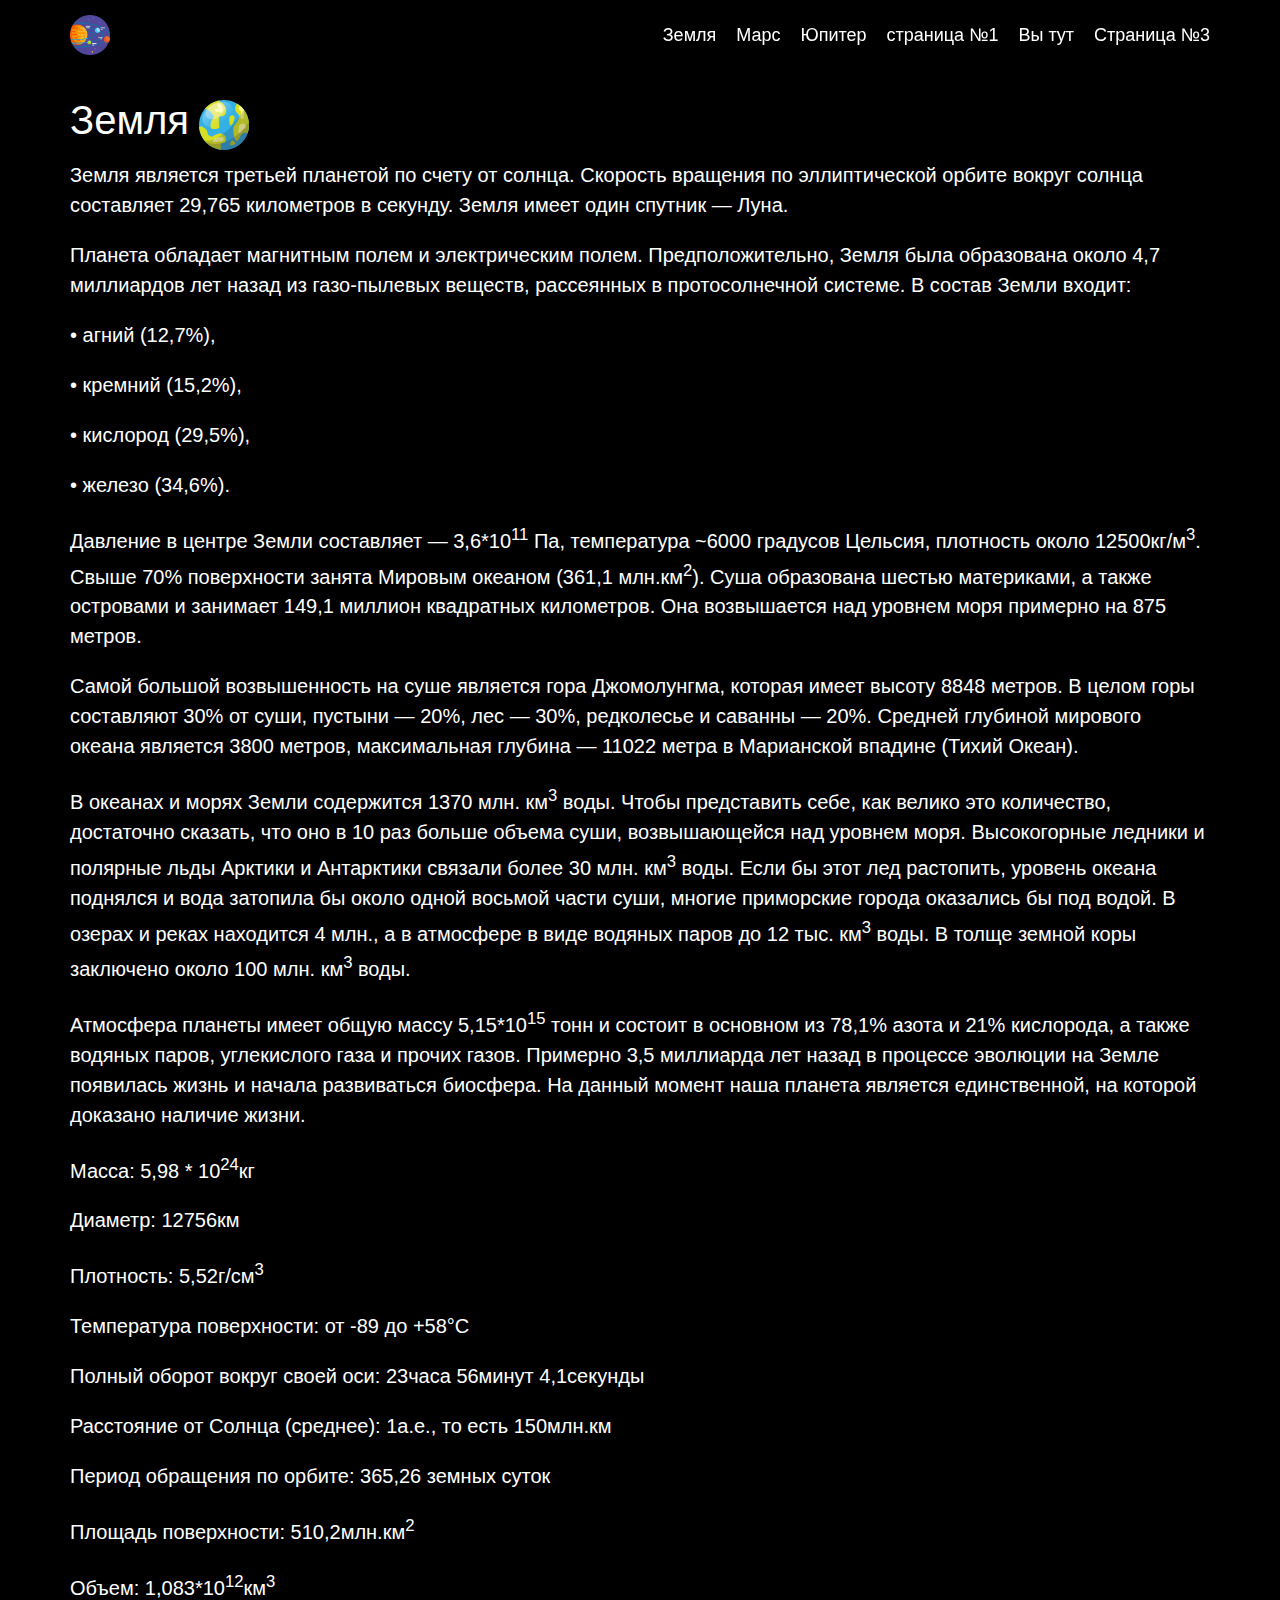
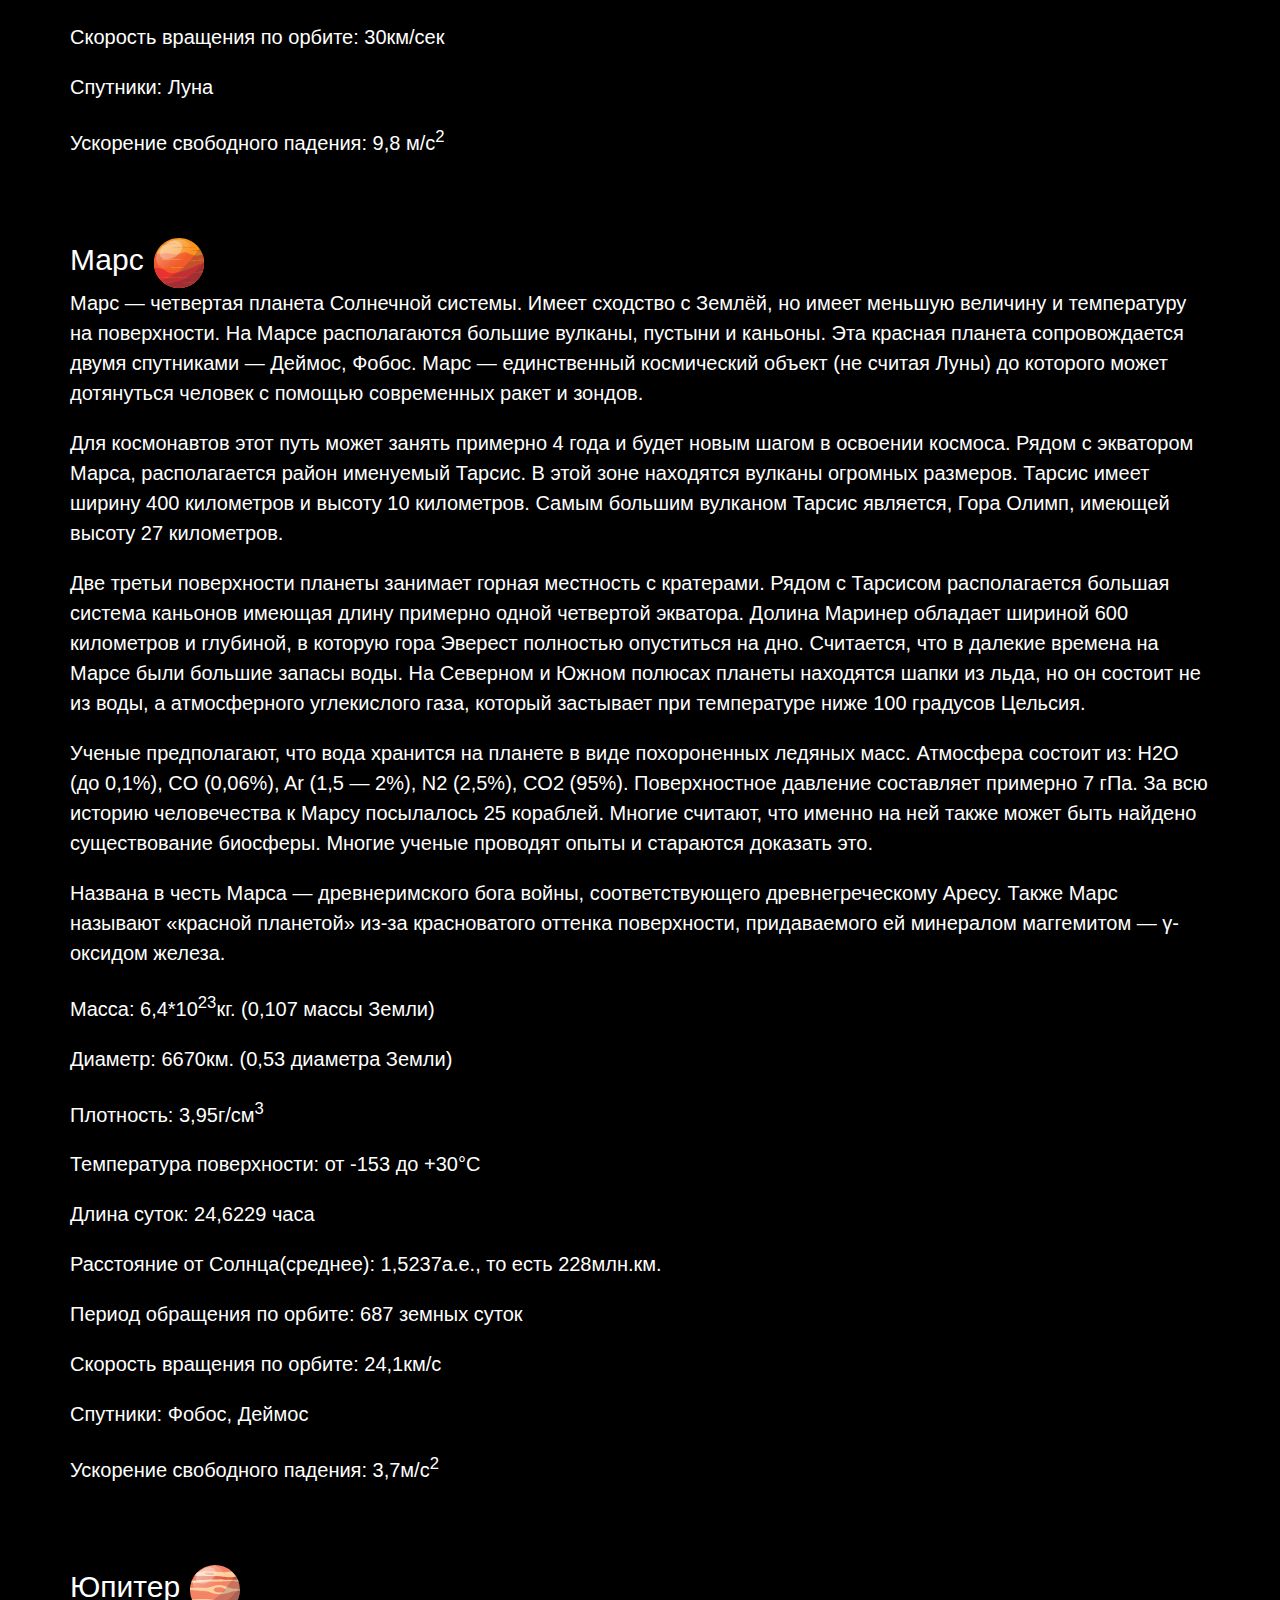
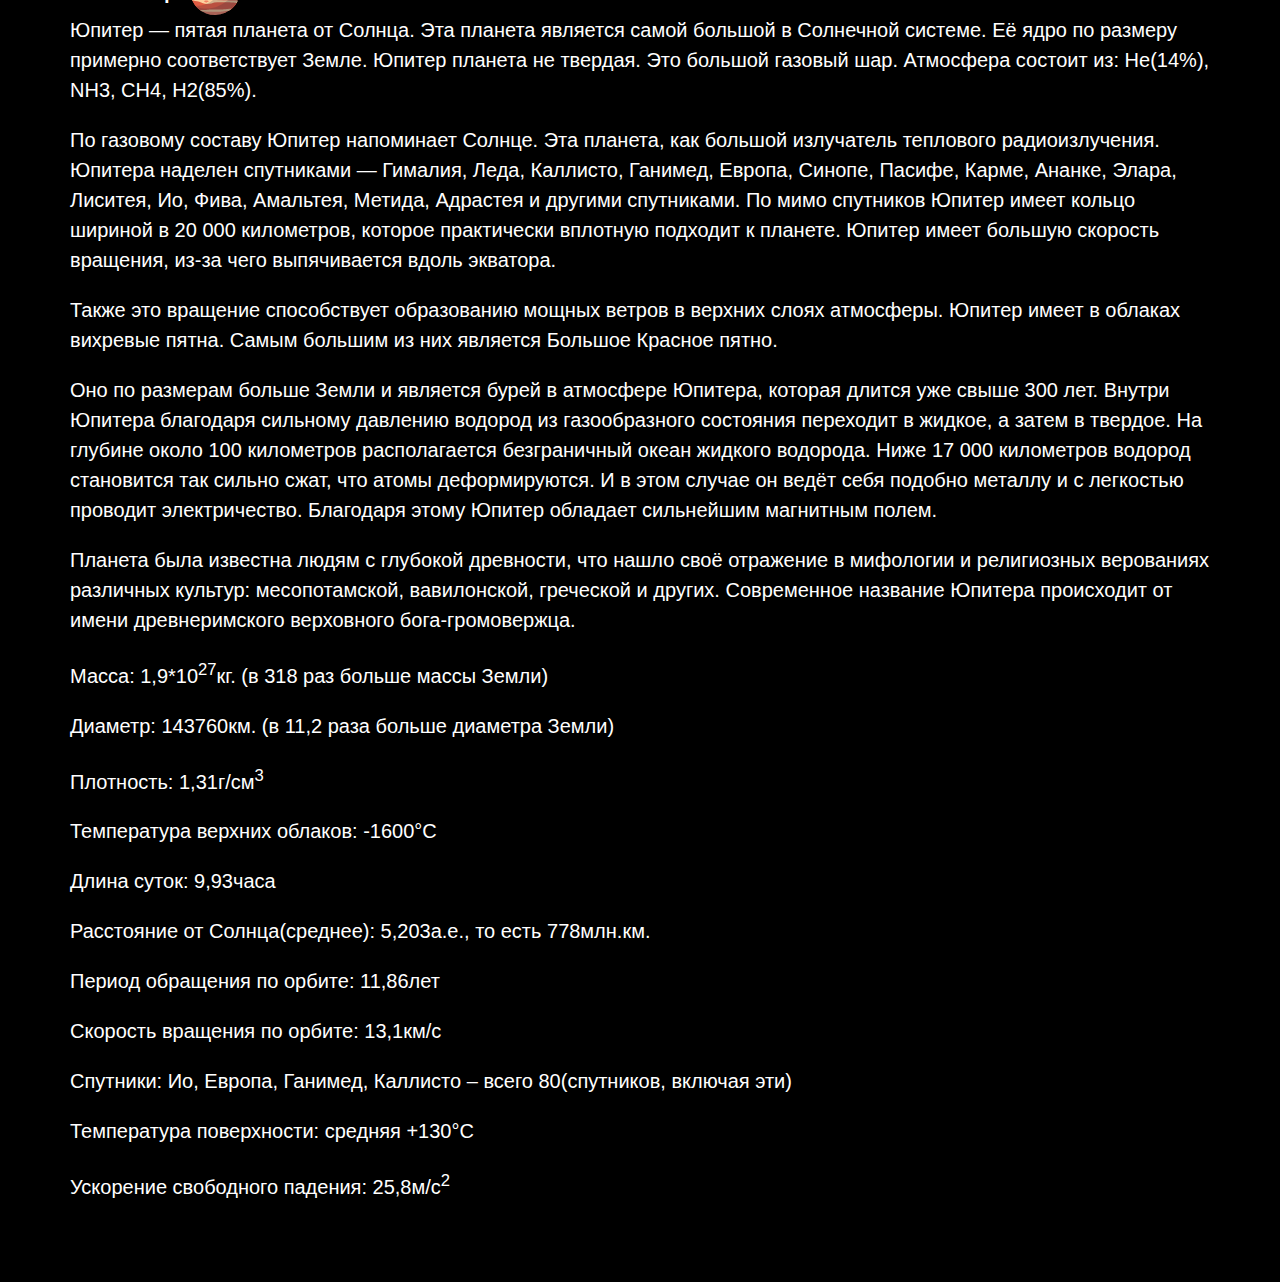
<file: page_index/page__second-index.html>
<!DOCTYPE html>
<html lang="en">
<head>
    <meta charset="UTF-8">
    <meta http-equiv="X-UA-Compatible" content="IE=edge">
    <meta name="viewport" content="width=device-width, initial-scale=1.0">
    <link rel="stylesheet" href="../style.css">
    <title>Космос</title>
</head>
<body>
    <div class="wrapper">
        <header class="header">
            <div class="header__container">
                <a href="" class="header__logo">
                    <img src="../img/space/icon_logo2.png" class="icon_logo2" alt="space">
                </a>
                <div class="header__menu menu">
                    <div class="menu__icon">
                        <span></span>
                    </div>
                    <nav class="menu__body">
                        <ul class="menu__list">
                              <li><a data-goto=".page__section_1" href="#" class="menu__link">Земля</a></li>
                            <li><a data-goto=".page__section_2" href="#" class="menu__link">Марс</a></li>
                            <li><a data-goto=".page__section_3" href="#" class="menu__link">Юпитер</a></li>
                            <li>
                                <a href="../index.html" class="menu__link">страница №1</a>
                                <span class="menu__arrow"></span>
                                <ul class="menu__sub-list">
                                    <li>
                                        <a href="" class="menu__sub-link"> раздел страницы №1</a>
                                    </li>
                                    <li>
                                        <a href="" class="menu__sub-link"> раздел страницы №2</a>
                                    </li>
                                    <li>
                                        <a href="" class="menu__sub-link"> раздел страницы №3</a>
                                    </li>
                                </ul>
                            </li>
                            <li><a href="page__second-index.html" class="menu__link">Вы тут</a></li>
                            <li><a href="page__third-index.html" class="menu__link">Страница №3</a></li>
                        </ul>
                    </nav>
                </div>
            </div>
        </header>
        <main class="page">
            <section class="page__section page__section_1">
                <div class="title__logo">
                    <h1 class="page__title">Земля</h1>
                    <img src="../img/solar system/earth.svg" alt="" class="_icon">
                </div>
                <div class="page__text">
                    <p>
                        Земля является третьей планетой по счету от солнца. 
                        Скорость вращения по эллиптической орбите вокруг солнца составляет 29,765 километров в секунду. 
                        Земля имеет один спутник — Луна.
                    </p>
                    <p>
                        Планета обладает магнитным полем и электрическим полем. 
                        Предположительно, Земля была образована около 4,7 миллиардов лет назад 
                        из газо-пылевых веществ, рассеянных в протосолнечной системе.
                         В состав Земли входит:</p>
                    <p>• агний (12,7%),</p>
                    <p>• кремний (15,2%),</p>
                    <p>• кислород (29,5%),</p>
                    <p>• железо (34,6%).</p>
                    <p>
                        Давление в центре Земли составляет — 3,6*10<sup>11</sup> Па, 
                        температура ~6000 градусов Цельсия, плотность около 12500кг/м<sup>3</sup>. 
                        Свыше 70% поверхности занята Мировым океаном (361,1 млн.км<sup>2</sup>). Суша образована шестью материками, 
                        а также островами и занимает 149,1 миллион квадратных километров. 
                        Она возвышается над уровнем моря примерно на 875 метров.</p>
                    <p>
                        Самой большой возвышенность на суше является гора Джомолунгма, 
                        которая имеет высоту 8848 метров. В целом горы составляют 30% от суши, 
                        пустыни — 20%, лес — 30%, редколесье и саванны — 20%. 
                        Средней глубиной мирового океана является 3800 метров, 
                        максимальная глубина — 11022 метра в Марианской впадине (Тихий Океан).</p>
                    <p>
                        В океанах и морях Земли содержится 1370 млн. км<sup>3</sup> воды. 
                        Чтобы представить себе, как велико это количество, достаточно сказать, 
                        что оно в 10 раз больше объема суши, возвышающейся над уровнем моря. 
                        Высокогорные ледники и полярные льды Арктики и Антарктики связали более 30 млн. км<sup>3</sup> воды. 
                        Если бы этот лед растопить, уровень океана поднялся и вода затопила бы около одной восьмой части суши,
                         многие приморские города оказались бы под водой. В озерах и реках находится 4 млн., 
                         а в атмосфере в виде водяных паров до 12 тыс. км<sup>3</sup> воды. 
                         В толще земной коры заключено около 100 млн. км<sup>3</sup> воды.</p>
                    <p>
                        Атмосфера планеты имеет общую массу 5,15*10<sup>15</sup> тонн 
                        и состоит в основном из 78,1% азота и 21% кислорода, 
                        а также водяных паров, углекислого газа и прочих газов. 
                        Примерно 3,5 миллиарда лет назад в процессе эволюции на Земле появилась жизнь 
                        и начала развиваться биосфера. На данный момент наша планета является единственной, 
                        на которой доказано наличие жизни.
                    </p>
                    <p>Масса: 5,98 * 10<sup>24</sup>кг</p>
                    <p>Диаметр:	12756км</p>
                    <p>Плотность: 5,52г/см<sup>3</sup></p>
                    <p>Температура поверхности:	от -89 до +58°С</p>
                    <p>Полный оборот вокруг своей оси: 23часа 56минут 4,1секунды</p>
                    <p>Расстояние от Солнца (среднее): 1а.е., то есть 150млн.км</p>
                    <p>Период обращения по орбите: 365,26 земных суток</p>
                    <p>Площадь поверхности: 510,2млн.км<sup>2</sup></p>
                    <p>Объем: 1,083*10<sup>12</sup>км<sup>3</sup></p>
                    <p>Скорость вращения по орбите: 30км/сек</p>
                    <p>Спутники: Луна</p>
                    <p>Ускорение свободного падения: 9,8 м/c<sup>2</sup></p>
                </div>
            </section>
            <section class="page__section page__section_2">
                <div class="title__logo">
                    <h2 class="page__sub-title">Марс</h2>
                    <img src="../img/solar system/mars.svg" alt="" class="_icon">
                </div>
                <div class="page__text">
                    <p>
                        Марс — четвертая планета Солнечной системы. 
                        Имеет сходство с Землёй, но имеет меньшую величину и температуру на поверхности. 
                        На Марсе располагаются большие вулканы, пустыни и каньоны. 
                        Эта красная планета сопровождается двумя спутниками — Деймос, Фобос. 
                        Марс — единственный космический объект 
                        (не считая Луны) до которого может дотянуться человек с помощью современных ракет и зондов.
                    </p>
                    <p>
                        Для космонавтов этот путь может занять примерно 4 года 
                        и будет новым шагом в освоении космоса. Рядом с экватором Марса, 
                        располагается район именуемый Тарсис. В этой зоне находятся вулканы огромных размеров. 
                        Тарсис имеет ширину 400 километров и высоту 10 километров. 
                        Самым большим вулканом Тарсис является, Гора Олимп, имеющей высоту 27 километров.
                    </p>
                    <p>
                        Две третьи поверхности планеты занимает горная местность с кратерами. 
                        Рядом с Тарсисом располагается большая система каньонов имеющая длину примерно одной четвертой экватора. 
                        Долина Маринер обладает шириной 600 километров и глубиной, 
                        в которую гора Эверест полностью опуститься на дно. Считается, 
                        что в далекие времена на Марсе были большие запасы воды. 
                        На Северном и Южном полюсах планеты находятся шапки из льда, 
                        но он состоит не из воды, а атмосферного углекислого газа, 
                        который застывает при температуре ниже 100 градусов Цельсия.
                    </p>
                    <p>
                        Ученые предполагают, что вода хранится на планете в виде похороненных ледяных масс. 
                        Атмосфера состоит из: H2O (до 0,1%), CO (0,06%), Ar (1,5 — 2%), N2 (2,5%), CO2 (95%). 
                        Поверхностное давление составляет примерно 7 гПа. 
                        За всю историю человечества к Марсу посылалось 25 кораблей. 
                        Многие считают, что именно на ней также может быть найдено существование биосферы. 
                        Многие ученые проводят опыты и стараются доказать это.
                    </p>
                    <p>
                        Названа в честь Марса — древнеримского бога войны, соответствующего древнегреческому Аресу. 
                        Также Марс называют «красной планетой» из-за красноватого оттенка поверхности, 
                        придаваемого ей минералом маггемитом — γ-оксидом железа.
                    </p>
                    <p>Macca: 6,4*10<sup>23</sup>кг. (0,107 массы Земли)</p>
                    <p>Диаметр: 6670км. (0,53 диаметра Земли)</p>
                    <p>Плотность: 3,95г/см<sup>3</sup></p>
                    <p>Температура поверхности: от -153 до +30°С</p>
                    <p>Длина суток: 24,6229 часа</p>
                    <p>Расстояние от Cолнца(среднее): 1,5237а.е., то есть 228млн.км.</p>
                    <p>Период обращения по орбите: 687 земных суток</p>
                    <p>Скорость вращения по орбите: 24,1км/c</p>
                    <p>Спутники: Фобос, Деймос</p>
                    <p>Ускорение свободного падения: 3,7м/c<sup>2</sup></p>
                </div>
            </section>
            <section class="page__section page__section_3">
                <div class="title__logo">
                    <h2 class="page__sub-title">Юпитер</h2>
                    <img src="../img/solar system/jupiter.svg" alt="" class="_icon">
                </div>
                <div class="page__text">
                    <p>
                        Юпитер — пятая планета от Солнца. 
                        Эта планета является самой большой в Солнечной системе. 
                        Её ядро по размеру примерно соответствует Земле. 
                        Юпитер планета не твердая. Это большой газовый шар. 
                        Атмосфера состоит из: He(14%), NH3, CH4, H2(85%).
                    </p>
                    <p>
                        По газовому составу Юпитер напоминает Солнце. 
                        Эта планета, как большой излучатель теплового радиоизлучения. 
                        Юпитера наделен спутниками — Гималия, Леда, Каллисто, Ганимед,
                         Европа, Синопе, Пасифе, Карме, Ананке, Элара, Лиситея, Ио, Фива, 
                         Амальтея, Метида, Адрастея и другими спутниками. 
                         По мимо спутников Юпитер имеет кольцо шириной в 20 000 километров, 
                         которое практически вплотную подходит к планете. 
                         Юпитер имеет большую скорость вращения, из-за чего выпячивается вдоль экватора.
                    </p>
                    <p>
                        Также это вращение способствует образованию мощных ветров в верхних слоях атмосферы. 
                        Юпитер имеет в облаках вихревые пятна. Самым большим из них является Большое Красное пятно.
                    </p>
                    <p>
                        Оно по размерам больше Земли и является бурей в атмосфере Юпитера, 
                        которая длится уже свыше 300 лет. 
                        Внутри Юпитера благодаря сильному давлению водород из газообразного состояния переходит в жидкое, 
                        а затем в твердое. На глубине около 100 километров располагается безграничный океан жидкого водорода. 
                        Ниже 17 000 километров водород становится так сильно сжат, что атомы деформируются. 
                        И в этом случае он ведёт себя подобно металлу и с легкостью проводит электричество. 
                        Благодаря этому Юпитер обладает сильнейшим магнитным полем.
                    </p>
                    <p>
                        Планета была известна людям с глубокой древности, 
                        что нашло своё отражение в мифологии и религиозных верованиях различных культур: 
                        месопотамской, вавилонской, греческой и других. 
                        Современное название Юпитера происходит от имени древнеримского верховного бога-громовержца.
                    </p>
                    <p>Масса: 1,9*10<sup>27</sup>кг. (в 318 раз больше массы Земли)</p>
                    <p>Диаметр: 143760км. (в 11,2 раза больше диаметра Земли)</p>
                    <p>Плотность: 1,31г/см<sup>3</sup></p>
                    <p>Температура верхних облаков: -1600°C</p>
                    <p>Длина суток: 9,93часа</p>
                    <p>Расстояние от Cолнца(среднее): 5,203а.е., то есть 778млн.км.</p>
                    <p>Период обращения по орбите: 11,86лет</p>
                    <p>Скорость вращения по орбите: 13,1км/c</p>
                    <p>Спутники: Ио, Европа, Ганимед, Каллисто – всего 80(спутников, включая эти)</p>
                    <p>Температура поверхности: средняя +130°С</p>
                    <p>Ускорение свободного падения: 25,8м/c<sup>2</sup></p>
                </div>
            </section>
        </main>
    </div>
    <script src="../prog.js"></script>
</body>
</html>
</file>
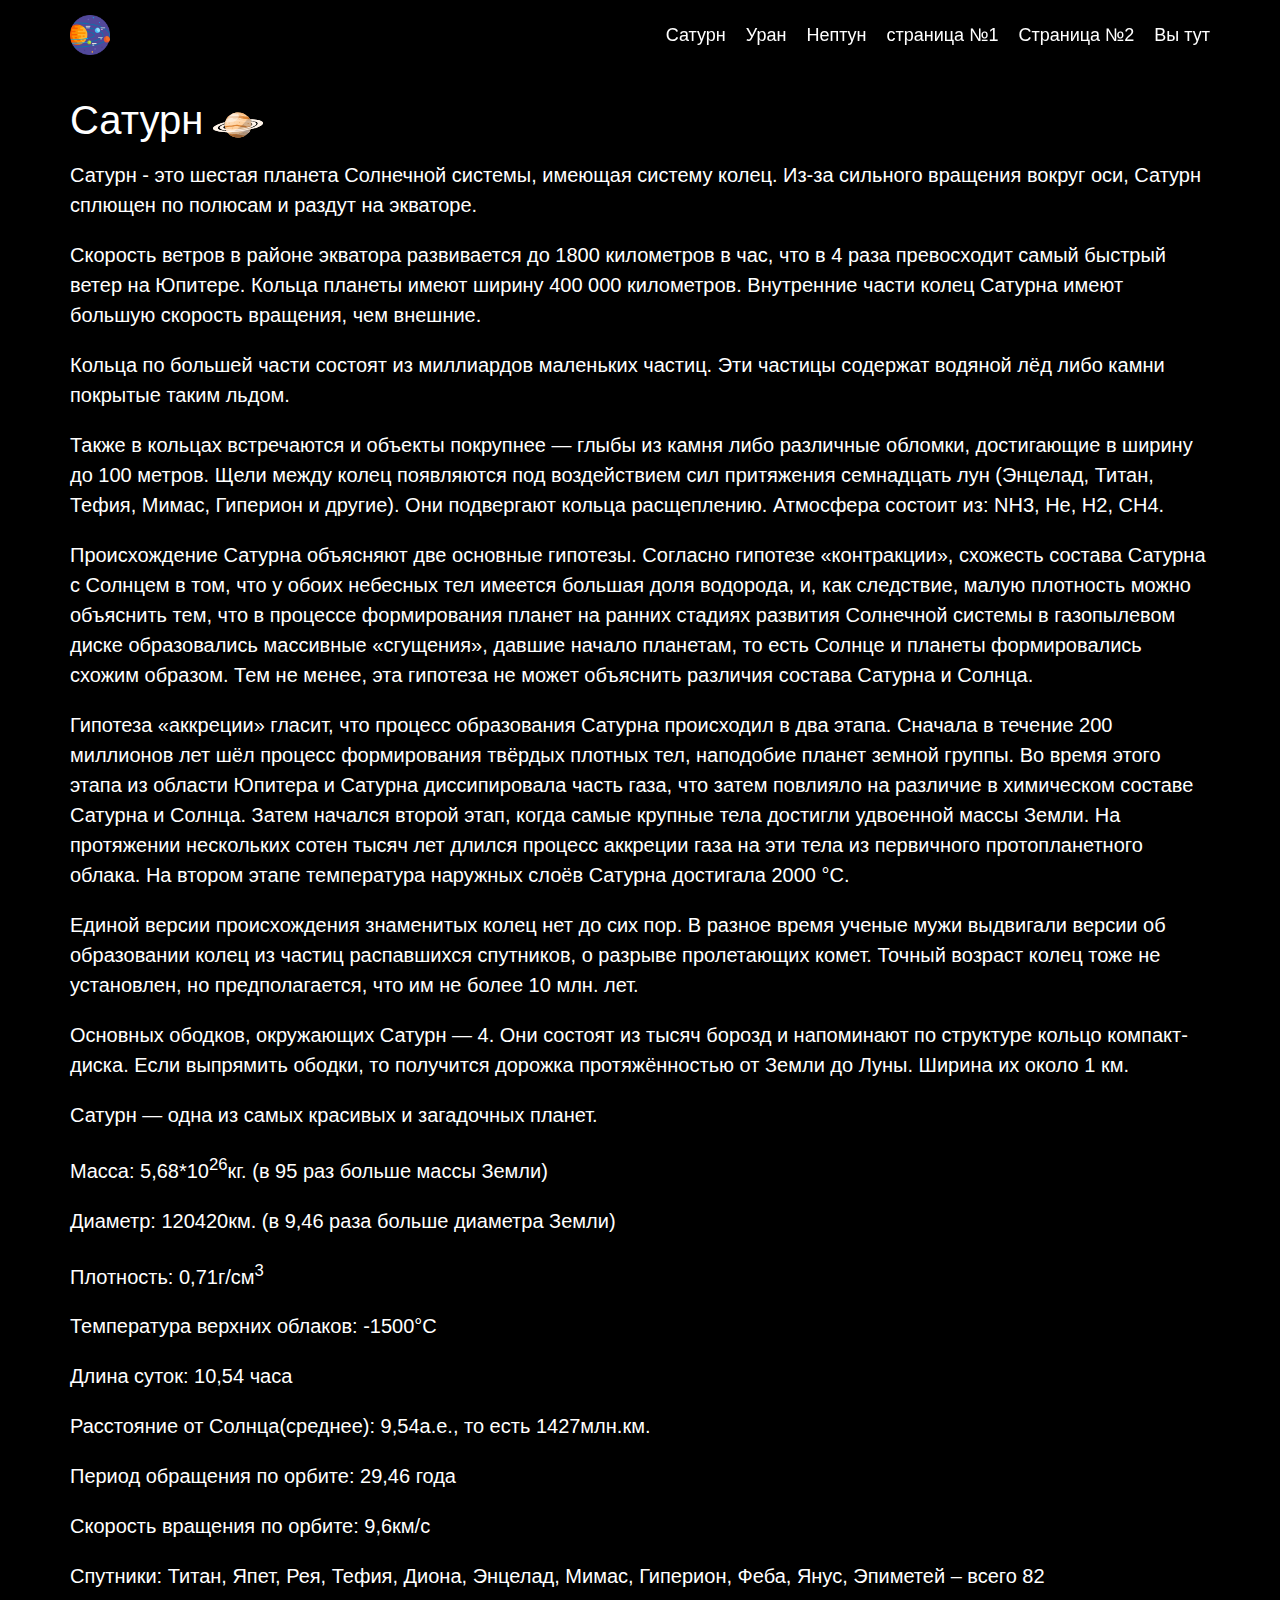
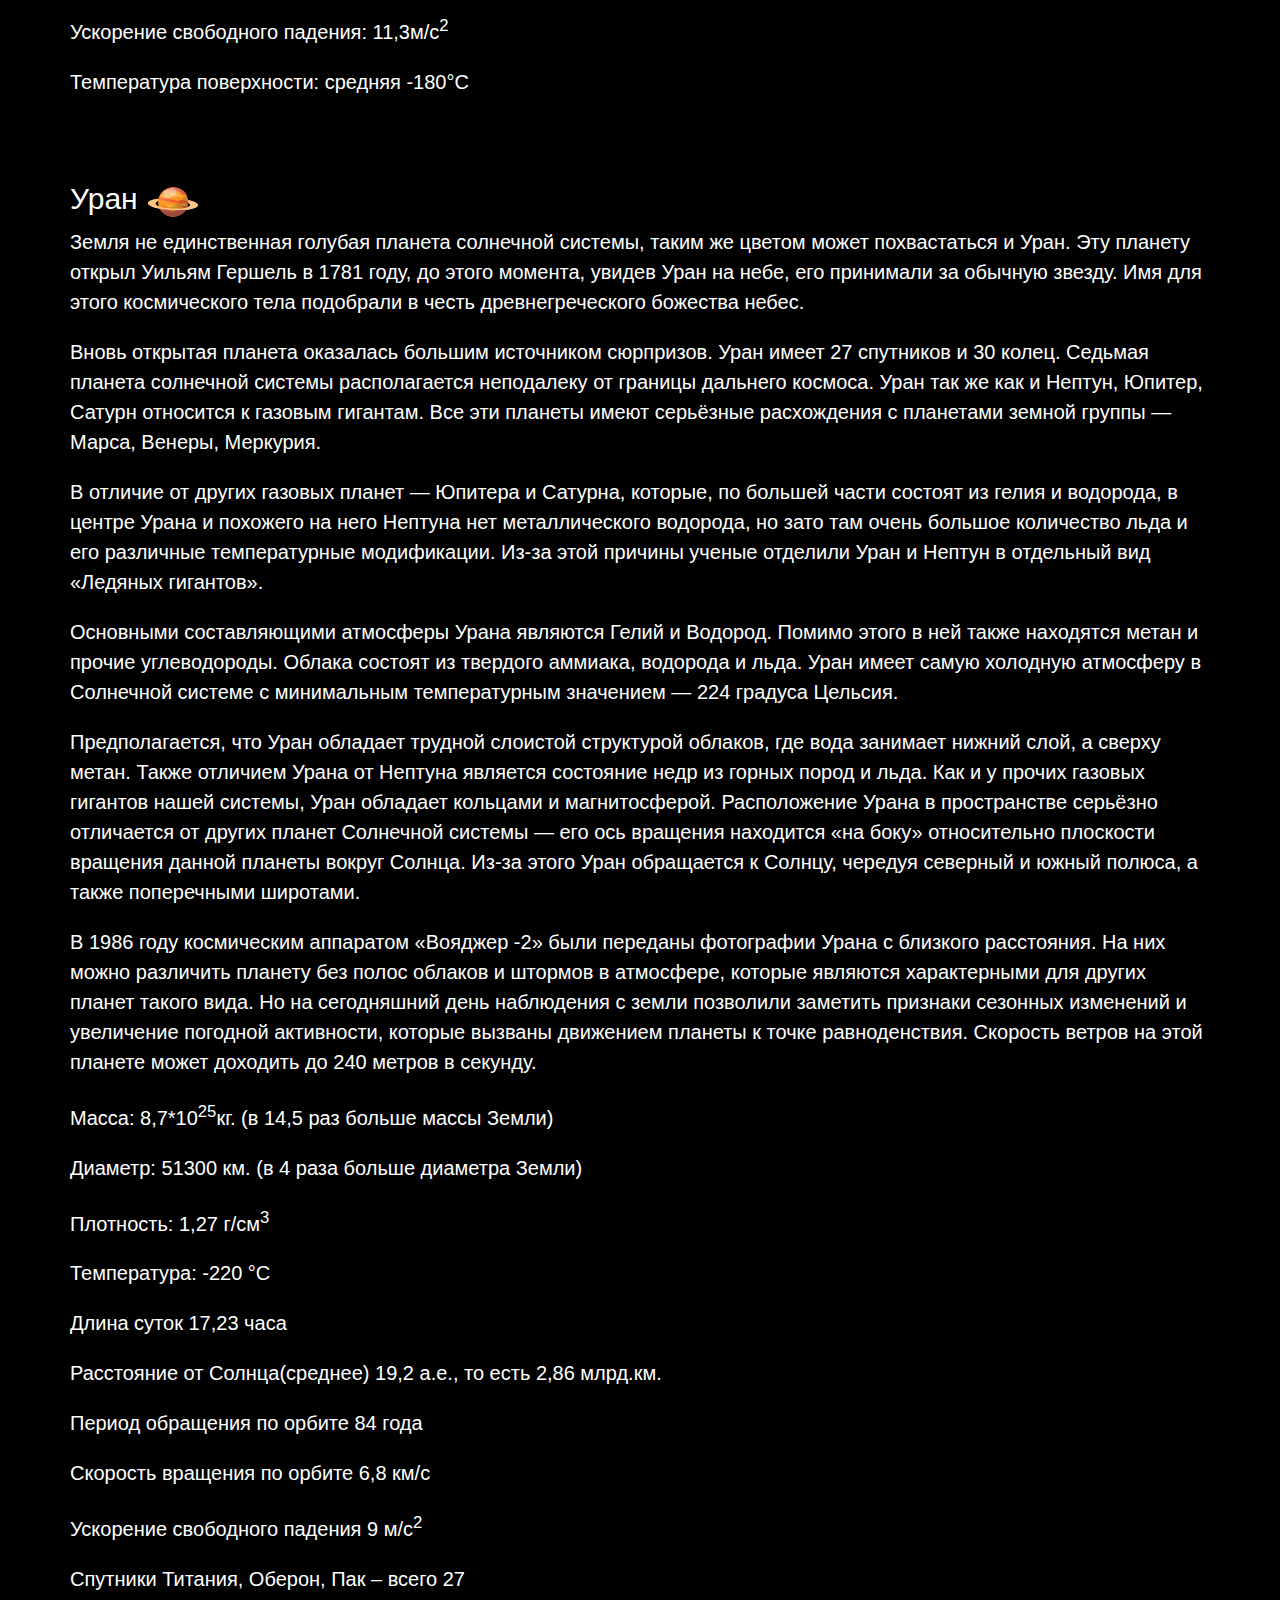
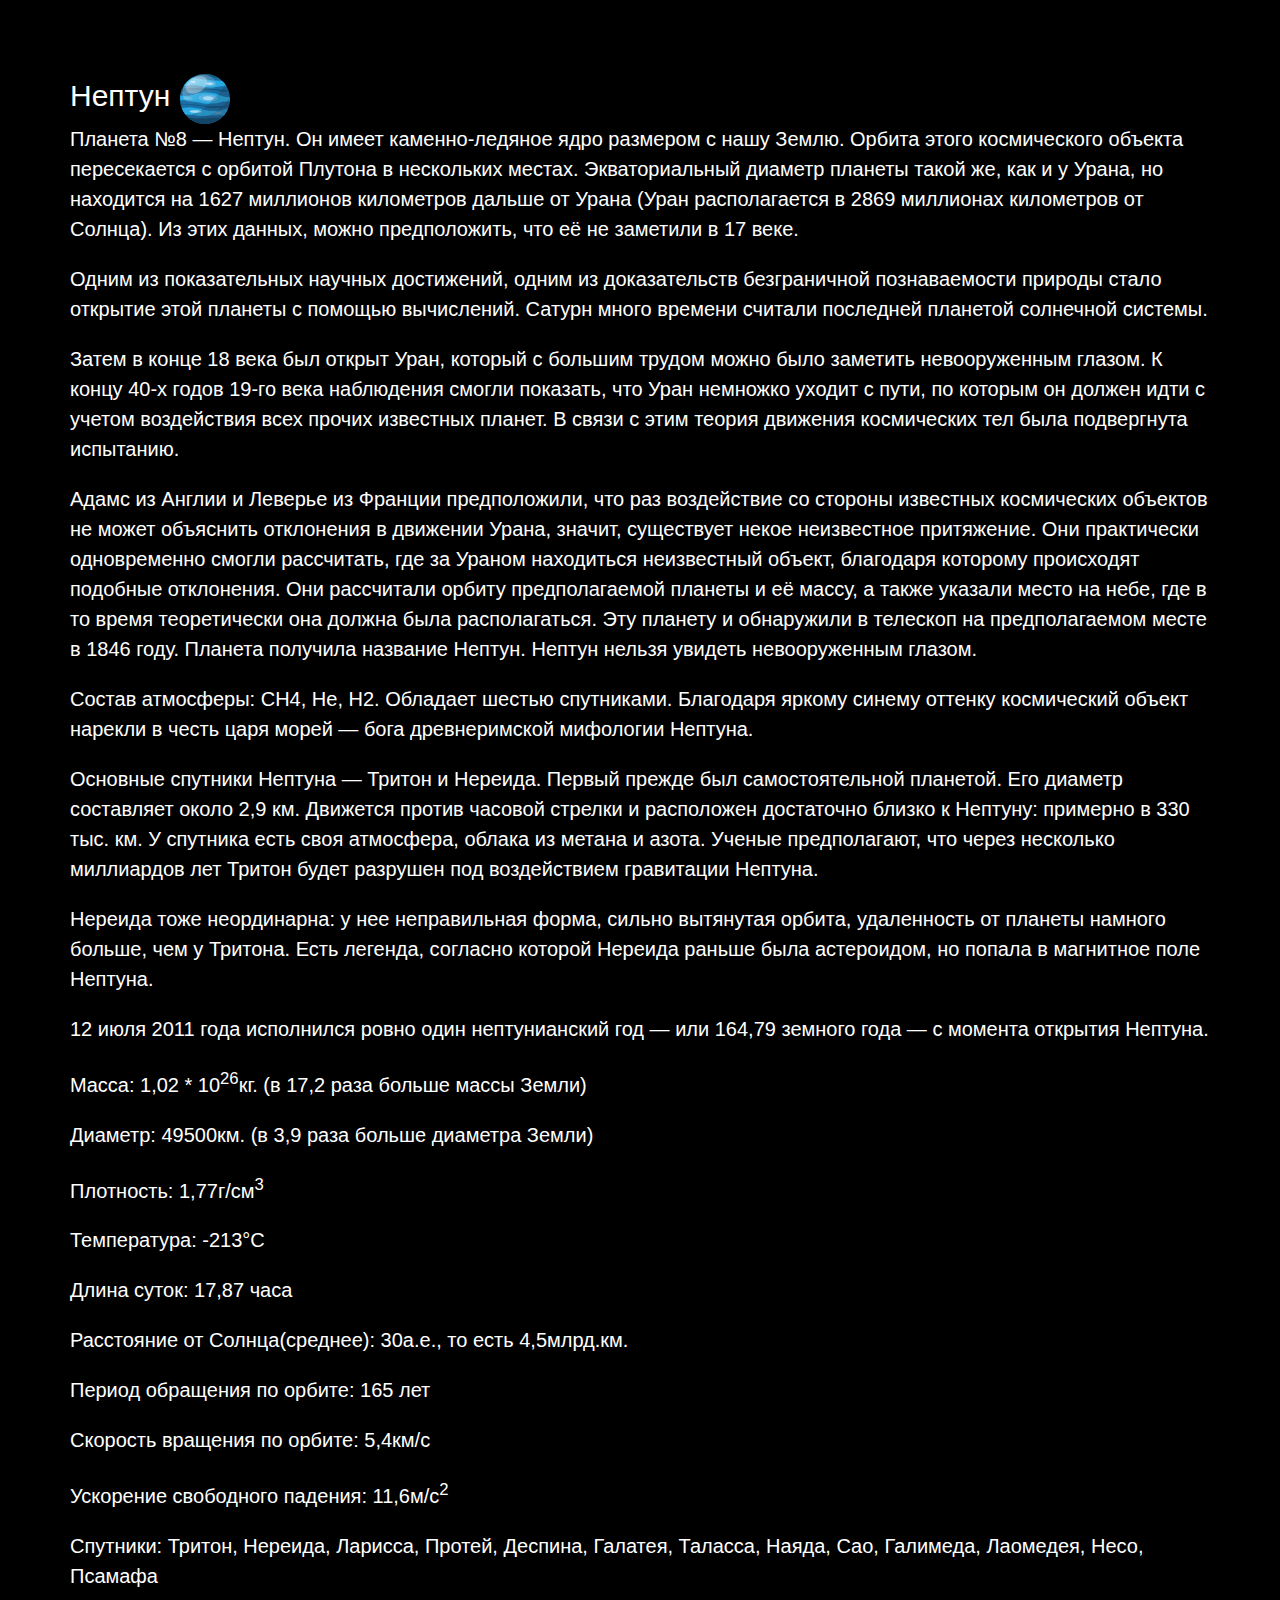
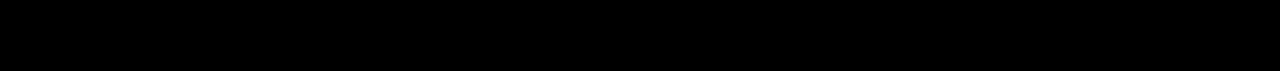
<file: page_index/page__third-index.html>
<!DOCTYPE html>
<html lang="en">
<head>
    <meta charset="UTF-8">
    <meta http-equiv="X-UA-Compatible" content="IE=edge">
    <meta name="viewport" content="width=device-width, initial-scale=1.0">
    <link rel="stylesheet" href="../style.css">
    <title>Космос</title>
</head>
<body>
    <div class="wrapper">
        <header class="header">
            <div class="header__container">
                <a href="" class="header__logo">
                    <img src="../img/space/icon_logo2.png" class="icon_logo2" alt="space">
                </a>
                <div class="header__menu menu">
                    <div class="menu__icon">
                        <span></span>
                    </div>
                    <nav class="menu__body">
                        <ul class="menu__list">
                              <li><a data-goto=".page__section_1" href="#" class="menu__link">Сатурн</a></li>
                            <li><a data-goto=".page__section_2" href="#" class="menu__link">Уран</a></li>
                            <li><a data-goto=".page__section_3" href="#" class="menu__link">Нептун</a></li>
                            <li>
                                <a href="../index.html" class="menu__link">страница №1</a>
                                <span class="menu__arrow"></span>
                                <ul class="menu__sub-list">
                                    <li>
                                        <a href="" class="menu__sub-link"> раздел страницы №1</a>
                                    </li>
                                    <li>
                                        <a href="" class="menu__sub-link"> раздел страницы №2</a>
                                    </li>
                                    <li>
                                        <a href="" class="menu__sub-link"> раздел страницы №3</a>
                                    </li>
                                </ul>
                            </li>
                            <li><a href="page__second-index.html" class="menu__link">Страница №2</a></li>
                            <li><a href="page__third-index.html" class="menu__link">Вы тут</a></li>
                        </ul>
                    </nav>
                </div>
            </div>
        </header>
        <main class="page">
            <section class="page__section page__section_1">
                <div class="title__logo">
                    <h1 class="page__title">Сатурн</h1>
                    <img src="../img/solar system/saturn.svg" alt="" class="_icon">
                </div>
                <div class="page__text">
                    <p>
                        Сатурн - это шестая планета Солнечной системы, 
                        имеющая систему колец. Из-за сильного вращения вокруг оси, 
                        Сатурн сплющен по полюсам и раздут на экваторе.
                    </p>
                    <p>Скорость ветров в районе экватора развивается до 1800 километров в час, 
                        что в 4 раза превосходит самый быстрый ветер на Юпитере. 
                        Кольца планеты имеют ширину 400 000 километров. 
                        Внутренние части колец Сатурна имеют большую скорость вращения, чем внешние. 
                    </p>
                    <p>
                        Кольца по большей части состоят из миллиардов маленьких частиц. 
                        Эти частицы содержат водяной лёд либо камни покрытые таким льдом. 
                    </p>
                    <p>
                        Также в кольцах встречаются и объекты покрупнее — глыбы из камня либо различные обломки, 
                        достигающие в ширину до 100 метров. 
                        Щели между колец появляются под воздействием сил притяжения семнадцать лун 
                        (Энцелад, Титан, Тефия, Мимас, Гиперион и другие). Они подвергают кольца расщеплению. 
                        Атмосфера состоит из: NH3, He, H2, CH4.
                    </p>
                    <p>
                        Происхождение Сатурна объясняют две основные гипотезы. 
                        Согласно гипотезе «контракции», схожесть состава Сатурна с Солнцем в том, 
                        что у обоих небесных тел имеется большая доля водорода, и, как следствие, 
                        малую плотность можно объяснить тем, 
                        что в процессе формирования планет на ранних стадиях развития Солнечной системы в 
                        газопылевом диске образовались массивные «сгущения», давшие начало планетам, 
                        то есть Солнце и планеты формировались схожим образом. 
                        Тем не менее, эта гипотеза не может объяснить различия состава Сатурна и Солнца.
                    </p>
                    <p>
                        Гипотеза «аккреции» гласит, что процесс образования Сатурна происходил в два этапа. 
                        Сначала в течение 200 миллионов лет шёл процесс формирования твёрдых плотных тел, 
                        наподобие планет земной группы. 
                        Во время этого этапа из области Юпитера и Сатурна диссипировала часть газа, 
                        что затем повлияло на различие в химическом составе Сатурна и Солнца. 
                        Затем начался второй этап, когда самые крупные тела достигли удвоенной массы Земли. 
                        На протяжении нескольких сотен тысяч лет длился процесс аккреции газа на эти 
                        тела из первичного протопланетного облака. 
                        На втором этапе температура наружных слоёв Сатурна достигала 2000 °C.
                    </p>
                    <p>
                        Единой версии происхождения знаменитых колец нет до сих пор. 
                        В разное время ученые мужи выдвигали версии об образовании колец из частиц распавшихся спутников, 
                        о разрыве пролетающих комет. Точный возраст колец тоже не установлен, 
                        но предполагается, что им не более 10 млн. лет.</p>
                    <p>
                        Основных ободков, окружающих Сатурн — 4. 
                        Они состоят из тысяч борозд и напоминают по структуре кольцо компакт-диска. 
                        Если выпрямить ободки, то получится дорожка протяжённостью от Земли до Луны. 
                        Ширина их около 1 км.
                    </p>
                    <p>
                        Сатурн — одна из самых красивых и загадочных планет.
                    </p>
                    <p>Macca: 5,68*10<sup>26</sup>кг. (в 95 раз больше массы Земли)</p>
                    <p>Диаметр: 120420км. (в 9,46 раза больше диаметра Земли)</p>
                    <p>Плотность: 0,71г/см<sup>3</sup></p>
                    <p>Температура верхних облаков: -1500°C</p>
                    <p>Длина суток: 10,54 часа</p>
                    <p>Расстояние от Cолнца(среднее): 9,54а.е., то есть 1427млн.км.</p>
                    <p>Период обращения по орбите: 29,46 года</p>
                    <p>Скорость вращения по орбите: 9,6км/c</p>
                    <p>Спутники: Титан, Япет, Рея, Тефия, Диона, Энцелад, Мимас, Гиперион, Феба, Янус, Эпиметей – всего 82</p>
                    <p>Ускорение свободного падения: 11,3м/c<sup>2</sup></p>
                    <p>Температура поверхности: средняя -180°С</p>
                </div>
            </section>
            <section class="page__section page__section_2">
                <div class="title__logo">
                    <h2 class="page__sub-title">Уран</h2>
                    <img src="../img/solar system/uran.svg" alt="" class="_icon">
                </div>
                <div class="page__text">
                    <p>
                        Земля не единственная голубая планета солнечной системы, 
                        таким же цветом может похвастаться и Уран. 
                        Эту планету открыл Уильям Гершель в 1781 году, 
                        до этого момента, увидев Уран на небе, его принимали за обычную звезду. 
                        Имя для этого космического тела подобрали в честь древнегреческого божества небес.
                    </p>
                    <p>
                        Вновь открытая планета оказалась большим источником сюрпризов. 
                        Уран имеет 27 спутников и 30 колец. 
                        Седьмая планета солнечной системы располагается неподалеку от границы дальнего космоса. 
                        Уран так же как и Нептун, Юпитер, Сатурн относится к газовым гигантам. 
                        Все эти планеты имеют серьёзные расхождения 
                        с планетами земной группы — Марса, Венеры, Меркурия.
                    </p>
                    <p>
                        В отличие от других газовых планет — Юпитера и Сатурна, 
                        которые, по большей части состоят из гелия и водорода, 
                        в центре Урана и похожего на него Нептуна нет металлического водорода, 
                        но зато там очень большое количество льда и его различные температурные модификации. 
                        Из-за этой причины ученые отделили Уран и Нептун в отдельный вид «Ледяных гигантов».
                    </p>
                    <p>
                        Основными составляющими атмосферы Урана являются Гелий и Водород. 
                        Помимо этого в ней также находятся метан и прочие углеводороды. 
                        Облака состоят из твердого аммиака, водорода и льда. 
                        Уран имеет самую холодную атмосферу в 
                        Солнечной системе с минимальным температурным значением — 224 градуса Цельсия.
                    </p>
                    <p>
                        Предполагается, что Уран обладает трудной слоистой структурой облаков, 
                        где вода занимает нижний слой, а сверху метан. 
                        Также отличием Урана от Нептуна является состояние недр из горных пород и льда. 
                        Как и у прочих газовых гигантов нашей системы, Уран обладает кольцами и магнитосферой.
                         Расположение Урана в пространстве серьёзно отличается от других планет Солнечной системы — его ось 
                         вращения находится «на боку» относительно плоскости вращения данной планеты вокруг Солнца. 
                         Из-за этого Уран обращается к Солнцу, чередуя северный и южный полюса, а также поперечными широтами.
                        </p>
                    <p>
                        В 1986 году космическим аппаратом «Вояджер -2» были переданы фотографии 
                        Урана с близкого расстояния. На них можно различить планету без полос облаков 
                        и штормов в атмосфере, которые являются характерными для других планет такого вида. 
                        Но на сегодняшний день наблюдения с земли позволили заметить признаки 
                        сезонных изменений и увеличение погодной активности, которые вызваны движением планеты 
                        к точке равноденствия. Скорость ветров на этой планете может доходить до 240 метров в секунду.
                    </p>
                    <p>Macca: 8,7*10<sup>25</sup>кг. (в 14,5 раз больше массы Земли)</p>
                    <p>Диаметр: 51300 км. (в 4 раза больше диаметра Земли)</p>
                    <p>Плотность: 1,27 г/см<sup>3</sup></p>
                    <p>Температура: -220 °C</p>
                    <p>Длина суток	17,23 часа</p>
                    <p>Расстояние от Cолнца(среднее)	19,2 а.е., то есть 2,86 млрд.км.</p>
                    <p>Период обращения по орбите	84 года</p>
                    <p>Скорость вращения по орбите	6,8 км/c</p>
                    <p>Ускорение свободного падения	9 м/c<sup>2</sup></p>
                    <p>Спутники	Титания, Оберон, Пак – всего 27</p>
                </div>
            </section>
            <section class="page__section page__section_3">
                <div class="title__logo">
                    <h2 class="page__sub-title">Нептун</h2>
                    <img src="../img/solar system/neptune.svg" alt="" class="_icon">
                </div>
                <div class="page__text">
                    <p>
                        Планета №8 — Нептун. Он имеет каменно-ледяное ядро размером с нашу Землю.  
                        Орбита этого космического объекта пересекается с орбитой Плутона в нескольких местах. 
                        Экваториальный диаметр планеты такой же, как и у Урана, 
                        но находится на 1627 миллионов километров дальше от Урана 
                        (Уран располагается в 2869 миллионах километров от Солнца). 
                        Из этих данных, можно предположить, что её не заметили в 17 веке.
                    </p>
                    <p>
                        Одним из показательных научных достижений, одним из доказательств безграничной познаваемости природы 
                        стало открытие этой планеты с помощью вычислений. Сатурн много времени считали последней планетой солнечной системы.
                    </p>
                    <p>
                        Затем в конце 18 века был открыт Уран, который с большим трудом можно было заметить невооруженным глазом. 
                        К концу 40-х годов 19-го века наблюдения смогли показать, что Уран немножко уходит с пути, 
                        по которым он должен идти с учетом воздействия всех прочих известных планет. 
                        В связи с этим теория движения космических тел была подвергнута испытанию.
                    </p>
                    <p>
                        Адамс из Англии и Леверье из Франции предположили, 
                        что раз воздействие со стороны известных космических объектов не может объяснить отклонения в движении Урана, 
                        значит, существует некое неизвестное притяжение. Они практически одновременно смогли рассчитать, 
                        где за Ураном находиться неизвестный объект, благодаря которому происходят подобные отклонения. 
                        Они рассчитали орбиту предполагаемой планеты и её массу, а также указали место на небе, 
                        где в то время теоретически она должна была располагаться. 
                        Эту планету и обнаружили в телескоп на предполагаемом месте в 1846 году.
                        Планета получила название Нептун. Нептун нельзя увидеть невооруженным глазом.
                    </p>
                    <p>
                        Состав атмосферы: CH4, He, H2. Обладает шестью спутниками. 
                        Благодаря яркому синему оттенку космический объект нарекли в честь царя морей — бога древнеримской мифологии Нептуна.
                    </p>
                    <p>
                        Основные спутники Нептуна — Тритон и Нереида. 
                        Первый прежде был самостоятельной планетой. Его диаметр составляет около 2,9 км. 
                        Движется против часовой стрелки и расположен достаточно близко к Нептуну: примерно в 330 тыс. км. 
                        У спутника есть своя атмосфера, облака из метана и азота. Ученые предполагают, 
                        что через несколько миллиардов лет Тритон будет разрушен под воздействием гравитации Нептуна.
                    </p>
                    <p>
                        Нереида тоже неординарна: у нее неправильная форма, 
                        сильно вытянутая орбита, удаленность от планеты намного больше, чем у Тритона. 
                        Есть легенда, согласно которой Нереида раньше была астероидом, но попала в магнитное поле Нептуна.
                    </p>
                    <p>
                        12 июля 2011 года исполнился ровно один нептунианский год — или 164,79 земного года — с момента открытия Нептуна.
                    </p>
                    <p>Macca: 1,02 * 10<sup>26</sup>кг. (в 17,2 раза больше массы Земли)</p>
                    <p>Диаметр: 49500км. (в 3,9 раза больше диаметра Земли)</p>
                    <p>Плотность: 1,77г/см<sup>3</sup></p>
                    <p>Температура: -213°C</p>
                    <p>Длина суток: 17,87 часа</p>
                    <p>Расстояние от Cолнца(среднее): 30а.е., то есть 4,5млрд.км.</p>
                    <p>Период обращения по орбите: 165 лет</p>
                    <p>Скорость вращения по орбите: 5,4км/c</p>
                    <p>Ускорение свободного падения: 11,6м/c<sup>2</sup></p>
                    <p>Спутники: Тритон, Нереида, Ларисса, Протей, Деспина, Галатея, Таласса, Наяда, Сао, Галимеда, Лаомедея, Несо, Псамафа</p>
                </div>
            </section>
        </main>
    </div>
    <script src="../prog.js"></script>
</body>
</html>
</file>
<file: style.css>
* {
    padding: 0;
    margin: 0;
    border: 0;
  }
  
  *, *:before, *:after {
    -webkit-box-sizing: border-box;
    box-sizing: border-box;
  }
  
  :focus, :active {
    outline: none;
  }
  
  a:focus, a:active {
    outline: none;
  }
  
  nav, footer, header, aside {
    display: block;
  }
  
  html, body {
    height: 100%;
    width: 100%;
    font-size: 100%;
    line-height: 1;
    font-size: 14px;
    font-family: Arial, Helvetica, sans-serif;
    -ms-text-size-adjust: 100%;
    -moz-text-size-adjust: 100%;
    -webkit-text-size-adjust: 100%;
  }
  
  input, button, textarea {
    font-family: inherit;
  }
  
  input::-ms-clear {
    display: none;
  }
  
  button {
    cursor: pointer;
  }
  
  button::-moz-focus-inner {
    padding: 0;
    border: 0;
  }
  
  a, a:visited {
    text-decoration: none;
  }
  
  a:hover {
    text-decoration: none;
  }
  
  ul li {
    list-style: none;
  }
  
  img {
    vertical-align: top;
  }
  
  h1, h2, h3, h4, h5, h6 {
    font-size: inherit;
    font-weight: 400;
  }
@import url('https://fonts.googleapis.com/css2?family=Anton&family=Cormorant+SC:wght@500&display=swap');

/*=========================================================*/
body{
  background-color: black;
}
body._lock{
  overflow: hidden;
}
/*===BURGER================================================*/
.page {
  padding: 70px 0 30px 0;
}
.page__section {
  padding: 30px;
  max-width: 1200px;
  margin: 0 auto;
  color: #fff;
}
.page__section_1 {
  background-color: black;
}
.page__section_2 {
  background-color: black;
}
.page__section_3 {
  background-color: black;
}
.title__logo{
  display: flex;
  flex-direction: row;
}
._icon{
  width: 50px;
  height: 50px;
  margin: 0 0 0 10px;
}
.page__title {
  font-size: 40px;
  margin: 0 0 20px 0;
}
.page__sub-title {
  font-size: 30px;
  margin: 7px 0 0 0;
}
.page__text {
  font-size: 20px;
  line-height: 150%;
  color: #fff; 
}
.page__text p{
  margin: 0 0 20px 0;
}

/*=======HEADER==========================*/
.header {
  position: fixed;
  top: 0;
  left: 0;
  width: 100%;
  z-index: 10;
  background-color: rgba(0, 0, 0, 0.9);
}
.header__container {
  max-width: 1200px;
  margin: 0px auto;
  display: flex;
  padding: 0 30px;
  align-items: center;
  justify-content: space-between;
  min-height: 70px;
}
.header__logo {
  border-radius: 50%;
  position: relative;
  z-index: 5;
  width: 40px;
  height: 40px;
}
.icon_logo2{
  width: 100%;
  height: 100%;
  background-size: cover;
}
.menu__icon {
  display: none;
}
.menu__list > li {
  position: relative;
  margin:  0 0 0 20px;
}
.menu__link {
  color: #fff;
  font-size: 18px;
}
.menu__link:hover{
  text-decoration: underline;
}
.menu__sub-list {
  position: absolute;
  top: 100%;
  right: 0;
  background-color: black;
  padding: 15px;
  min-width: 200px;
}
.menu__sub-list li{
  margin: 0 0 10px 0;
}
.menu__sub-list li:last-child{
  margin: 0;
}
.menu__sub-link {
  color: #fff;
}
.menu__sub-link:hover {
  text-decoration: underline;
}
.menu__arrow{
  display: none;
}
/*======BODY=================================*/
body._touch .menu__list > li{
  display: flex;
  align-items: center;
}
body._touch .menu__link{
  flex: 1 1 auto;
}
body._touch .menu__arrow{
  display: block;
  width: 0;
  height: 0;
  margin: 0 0 0 5px;
  transition: transform 0.3s ease 0s;
  border-left: 5px solid transparent;
  border-right: 5px solid transparent;
  border-top: 10px solid #fff;

}
body._touch .menu__list > li._active .menu__sub-list{
  opacity: 1;
  visibility: visible;
  transform: translate(0px, 0px);
  pointer-events: all;
}
body._touch .menu__list > li._active .menu__arrow{
  transform: rotate(-180deg);
}
  /*=======================================*/
@media (min-width: 767px) {
  .menu__list {
    display: flex;
    align-items: center;
  }
  .menu__list > li{
    padding: 10px 0;
  }
  .menu__sub-list{
    transform: translate(0px, 10%);
    opacity: 0;
    visibility: hidden;
    pointer-events: none;
    transition: all 0.3s ease 0s;
  }
}
@media (max-width: 767px) {
  .menu__icon{
    z-index: 5;
    display: block;
    position: relative;
    width: 30px;
    height: 18px;
    cursor: pointer;
  }
  .menu__icon span,
  .menu__icon::before,
  .menu__icon::after{
    left: 0;
    position: absolute;
    height: 10%;
    width: 100%;
    transition: all 0.3s ease 0s;
    background-color: #fff;
  }
  .menu__icon::before,
  .menu__icon::after{
    content: "";
  }
  .menu__icon::before{
    top: 0;
  }
  .menu__icon::after{
    bottom: 0;
  }
  .menu__icon span{
    top: 50%;
    transform: scale(1) translate(0px, -50%);
  }


  .menu__icon._active span{
    transform: scale(0) translate(0px, -50%); 
  }
  .menu__icon._active::before{
    top: 50%;
    transform: rotate(-45deg) translate(0px, -50%);
  }
  .menu__icon._active::after{
    bottom: 50%;
    transform: rotate(45deg) translate(0px, 50%);
  }


  .menu__body{
    position: fixed;
    top: 0;
    left: -100%;
    width: 100%;
    height: 100%;
    background-color: rgba(0, 0, 0, 0.9);
    padding: 100px 30px 30px 30px;
    transition: left 0.3s ease 0s;
    overflow: auto;
  }
  .menu__body._active{
    left: 0;
  }
  .menu__body::before{
    content: "";
    position: fixed;
    width: 100%;
    top: 0;
    left: 0;
    height: 70px;
    background-color: #000000;
    z-index: 2;
  }
  .menu__list > li{
    margin: 0px 0px 30px 0;
    flex-wrap: wrap;
  }
  .menu__list > li:last-child{
    margin-bottom: 0;
  }
  .menu__list > li._active .menu__sub-list{
    display: block;
  }
  .menu__link{
    font-size: 24px;
  }
  .menu__sub-list{
    position: relative;
    background-color: #fff;
    flex: 1 1 100%;
    margin: 20px 0 0 0;
    display: none;
  }
  .menu__sub-link{
    font-size: 20px;
    color: black;
  }
}

/*=====VIDEO================*/
.page__video{
  position: relative;
  width:100%;
  background-color: #fff;
  padding: 15.5% 0 15% 0;
  display: flex;
  flex-direction: column;
  align-items: center;
  justify-content: center;
}
.page__title-text{ 
  position: absolute;
  z-index: 5;
  font-family:Arial, Helvetica, sans-serif;
  color: black;
  font-weight: 700;
  font-size: 80px;
  margin: 0 0 15% 0;
  text-shadow: #fff 0px 0px 60px;
}
.page__link{
  position: absolute;
  z-index: 5;
  width: 80%;
  height: 50%;
  display: flex;
  justify-content: space-between;
  align-items: center;
  margin: 10% 0 0 0;
}
.page__link-icon{
  position: relative;
  display: flex;
  width: 16%;
  height: 80%;
  min-width: 35px;
  min-height: 35px;
  transition: 0.2s;
}
.icon01{
  position: absolute;
  width: 100%;
  height: 100%;
  object-fit: cover;
}
.icon02{
  position: absolute;
  width: 100%;
  height: 100%;
  object-fit: cover;
}
.page__link-icon {
  -webkit-filter: drop-shadow( 20px 20px 20px rgba(255, 255, 255, 1));
  filter: drop-shadow( 0px 0px 20px rgba(255, 255, 255, 0.9));
  /* Similar syntax to box-shadow */
}
.video__media{
  width: 100%;
  position: absolute;
}

@media (max-width: 900px) {
  .page__video{
    flex-direction: row;
    justify-content: space-between;
  }
  .page__link{
    width: 50%;
    height: 100%;
    margin: 0 0 0 50%;
    flex-direction: column;
  }
  .page__link-icon{
    width: 30%;
    padding: 0 0 0 10%;
  }
  .page__title-text{
    width: 40%;
    margin: 0 5% 0 5%;
  }
}
.cape{
  position: absolute;
  width: 100%;
  height: 102.3%;
  background-color: rgba(255, 255, 255, 0);
  z-index: 4;
}
.page__link-icon:hover{
  width: 16.5%;
  height: 80.5%;
  transition: 0.2s;
}
@media (max-width: 767px) {
  .page__title-text{
    font-size: 60px;
  }
}
@media (max-width: 540px) {
  .page__title-text{
    font-size: 50px;
  }
}
@media (max-width: 424px) {
  .page__title-text{
    font-size: 40px;
  }
  .page__link-icon{
    padding: 0 0 0 20%;
  }
}
</file>
